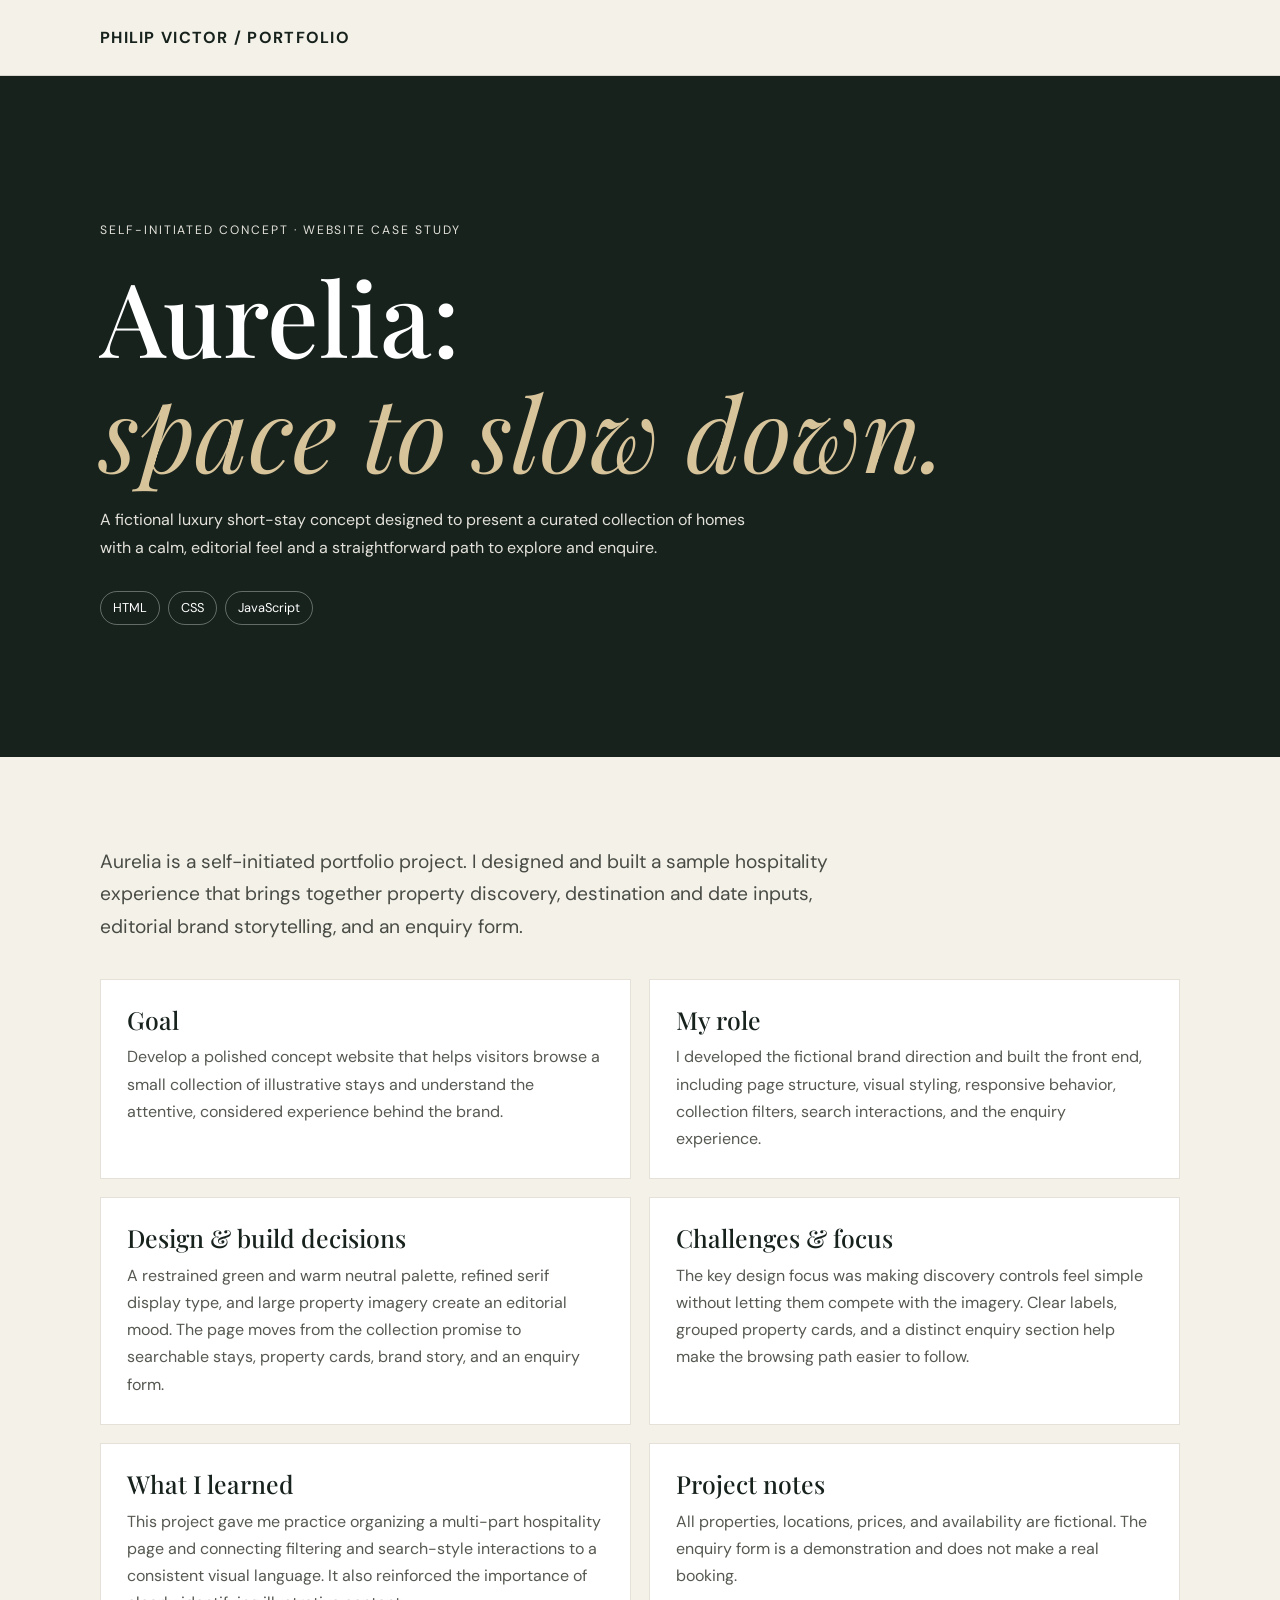
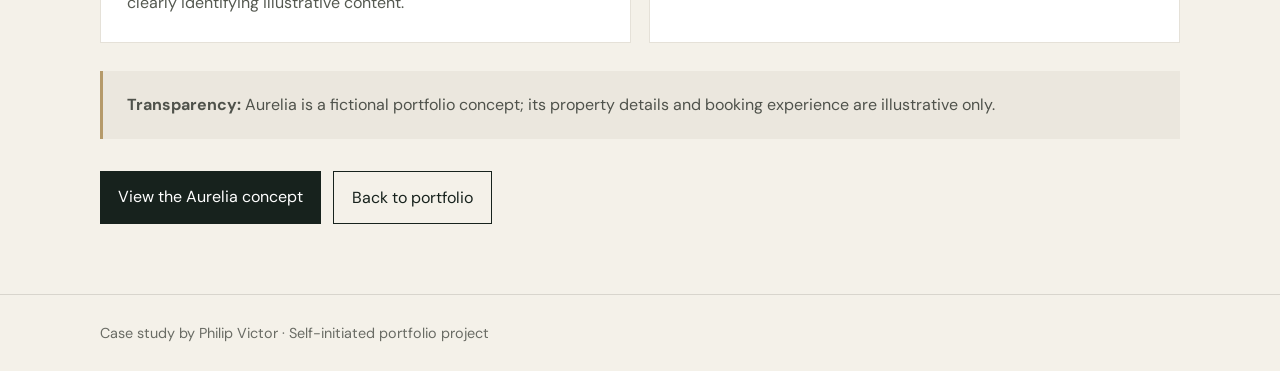
<file: aurelia/case-study.html>
<!doctype html>
<html lang="en">
<head>
  <meta charset="UTF-8">
  <meta name="viewport" content="width=device-width, initial-scale=1">
  <meta name="description" content="A self-initiated portfolio case study for Aurelia, a fictional luxury short-stay website concept by Philip Victor.">
  <title>Aurelia — Case Study</title>
  <link rel="preconnect" href="https://fonts.googleapis.com">
  <link rel="preconnect" href="https://fonts.gstatic.com" crossorigin>
  <link href="https://fonts.googleapis.com/css2?family=DM+Sans:wght@400;500;600;700&family=Manrope:wght@500;600&family=Playfair+Display:ital,wght@0,400;0,500;1,400;1,500&display=swap" rel="stylesheet">
  <style>
    :root{color-scheme:light;--green:#17221d;--cream:#f4f1e9;--gold:#b59a6a;--ink:#252923;--muted:#696b64}*{box-sizing:border-box}body{margin:0;background:var(--cream);color:var(--ink);font:16px/1.7 'DM Sans',sans-serif}.shell{width:min(1080px,calc(100% - 40px));margin:auto}.top{padding:24px 0;border-bottom:1px solid #d8d5cd}.top a{text-decoration:none;font-weight:700;letter-spacing:.08em;color:var(--green)}.hero{background:var(--green);color:white;padding:clamp(64px,12vw,132px) 0}.eyebrow{text-transform:uppercase;letter-spacing:.16em;font-size:.76rem;color:#d9c99f}.hero h1,h2{font-family:'Playfair Display',serif;font-weight:500;line-height:1.12}.hero h1{font-size:clamp(3rem,8vw,6.6rem);max-width:850px;margin:18px 0}.hero h1 em,h2 em{color:#d8c49b;font-weight:400}.hero p{max-width:650px;color:#e3e1da}.tag{display:inline-block;border:1px solid #ffffff55;border-radius:99px;padding:5px 12px;font-size:.8rem;margin:14px 8px 0 0}.content{padding:70px 0}.intro{font-size:1.2rem;max-width:760px;color:#484c45}.grid{display:grid;grid-template-columns:repeat(2,minmax(0,1fr));gap:18px;margin-top:35px}.card{padding:26px;background:#fff;border:1px solid #e5e1d8}.card h2{font-size:1.55rem;color:var(--green);margin:0 0 10px}.card p{margin:0;color:#555951}.note{margin-top:28px;padding:20px 24px;border-left:3px solid var(--gold);background:#ebe7de;color:#4f524b}.actions{display:flex;gap:12px;flex-wrap:wrap;margin-top:32px}.button{display:inline-block;padding:12px 18px;background:var(--green);color:#fff;text-decoration:none}.button.secondary{background:transparent;color:var(--green);border:1px solid var(--green)}footer{padding:26px 0;border-top:1px solid #d8d5cd;color:var(--muted);font-size:.9rem}@media(max-width:650px){.grid{grid-template-columns:1fr}.content{padding:48px 0}.shell{width:min(100% - 28px,1080px)}}
  </style>
</head>
<body>
  <header class="top"><div class="shell"><a href="../">PHILIP VICTOR / PORTFOLIO</a></div></header>
  <main>
    <section class="hero"><div class="shell"><p class="eyebrow">Self-initiated concept · Website case study</p><h1>Aurelia:<br><em>space to slow down.</em></h1><p>A fictional luxury short-stay concept designed to present a curated collection of homes with a calm, editorial feel and a straightforward path to explore and enquire.</p><span class="tag">HTML</span><span class="tag">CSS</span><span class="tag">JavaScript</span></div></section>
    <section class="content shell"><p class="intro">Aurelia is a self-initiated portfolio project. I designed and built a sample hospitality experience that brings together property discovery, destination and date inputs, editorial brand storytelling, and an enquiry form.</p>
      <div class="grid">
        <article class="card"><h2>Goal</h2><p>Develop a polished concept website that helps visitors browse a small collection of illustrative stays and understand the attentive, considered experience behind the brand.</p></article>
        <article class="card"><h2>My role</h2><p>I developed the fictional brand direction and built the front end, including page structure, visual styling, responsive behavior, collection filters, search interactions, and the enquiry experience.</p></article>
        <article class="card"><h2>Design &amp; build decisions</h2><p>A restrained green and warm neutral palette, refined serif display type, and large property imagery create an editorial mood. The page moves from the collection promise to searchable stays, property cards, brand story, and an enquiry form.</p></article>
        <article class="card"><h2>Challenges &amp; focus</h2><p>The key design focus was making discovery controls feel simple without letting them compete with the imagery. Clear labels, grouped property cards, and a distinct enquiry section help make the browsing path easier to follow.</p></article>
        <article class="card"><h2>What I learned</h2><p>This project gave me practice organizing a multi-part hospitality page and connecting filtering and search-style interactions to a consistent visual language. It also reinforced the importance of clearly identifying illustrative content.</p></article>
        <article class="card"><h2>Project notes</h2><p>All properties, locations, prices, and availability are fictional. The enquiry form is a demonstration and does not make a real booking.</p></article>
      </div>
      <aside class="note"><strong>Transparency:</strong> Aurelia is a fictional portfolio concept; its property details and booking experience are illustrative only.</aside>
      <div class="actions"><a class="button" href="./">View the Aurelia concept</a><a class="button secondary" href="../">Back to portfolio</a></div>
    </section>
  </main>
  <footer><div class="shell">Case study by Philip Victor · Self-initiated portfolio project</div></footer>
</body>
</html>
</file>
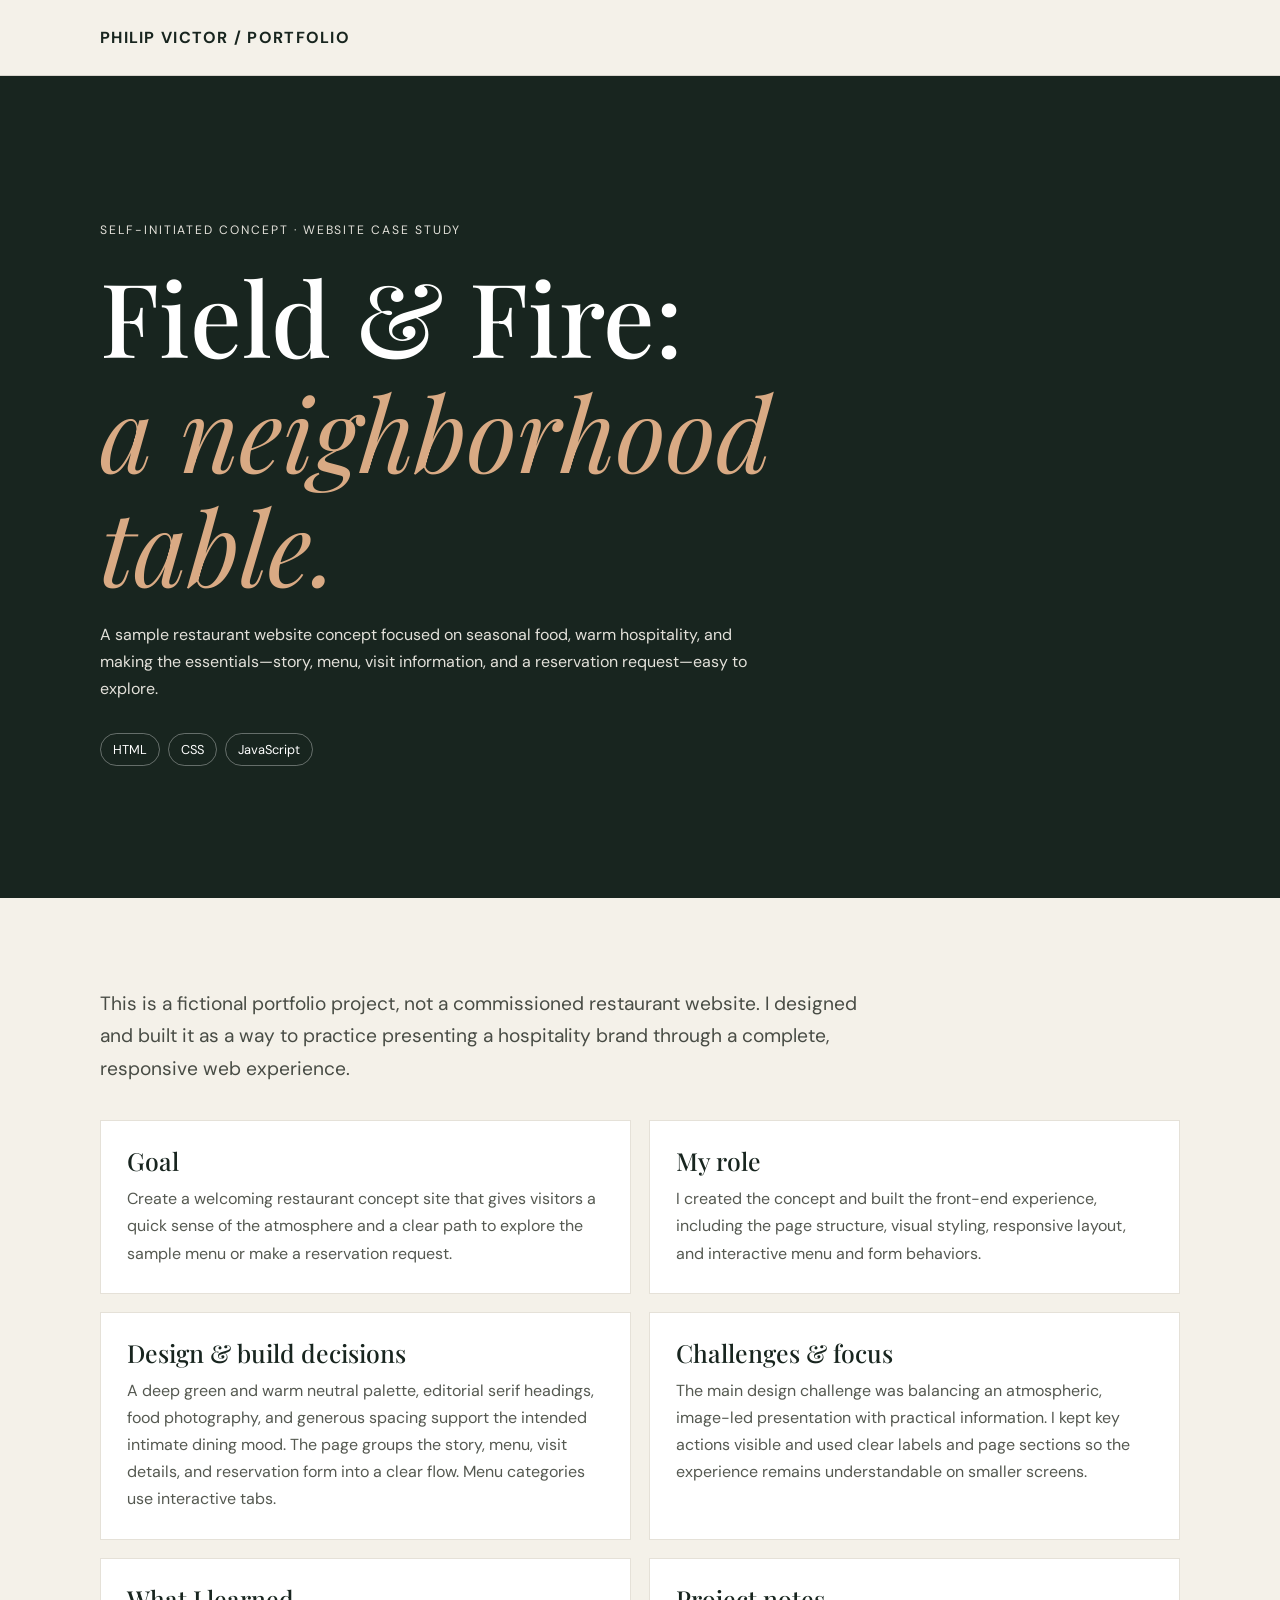
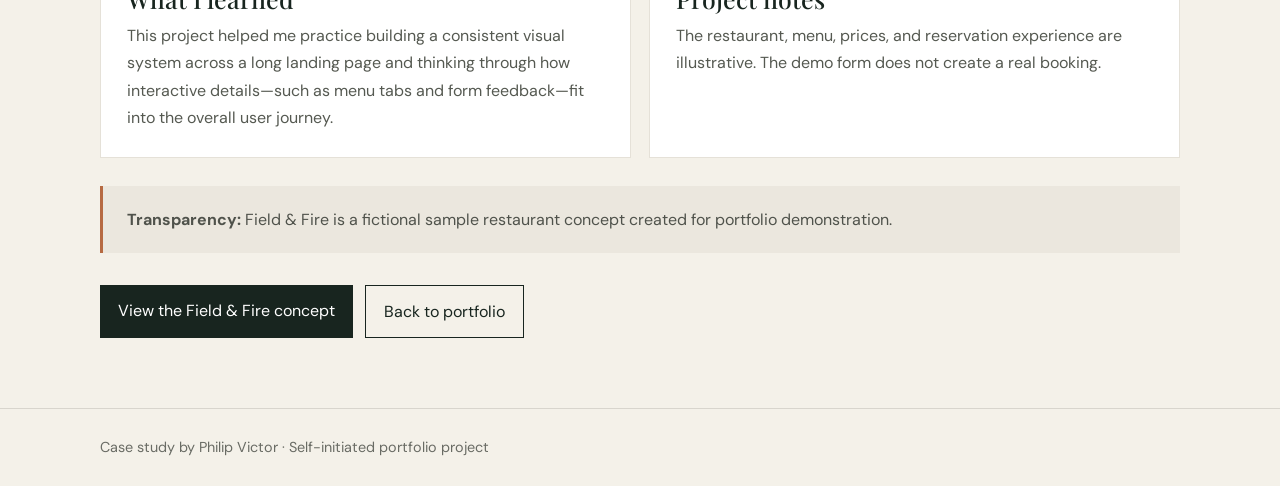
<file: restaurant/case-study.html>
<!doctype html>
<html lang="en">
<head>
  <meta charset="UTF-8">
  <meta name="viewport" content="width=device-width, initial-scale=1">
  <meta name="description" content="A self-initiated portfolio case study for Field & Fire, a sample restaurant website concept by Philip Victor.">
  <title>Field &amp; Fire — Case Study</title>
  <link rel="preconnect" href="https://fonts.googleapis.com">
  <link rel="preconnect" href="https://fonts.gstatic.com" crossorigin>
  <link href="https://fonts.googleapis.com/css2?family=DM+Sans:wght@400;500;600;700&family=Playfair+Display:wght@400;500;600;700&display=swap" rel="stylesheet">
  <style>
    :root{color-scheme:light;--green:#18251f;--cream:#f4f1e9;--orange:#b66a42;--ink:#252923;--muted:#696b64}*{box-sizing:border-box}body{margin:0;background:var(--cream);color:var(--ink);font:16px/1.7 'DM Sans',sans-serif}a{color:inherit}.shell{width:min(1080px,calc(100% - 40px));margin:auto}.top{padding:24px 0;border-bottom:1px solid #d8d5cd}.top a{text-decoration:none;font-weight:700;letter-spacing:.08em;color:var(--green)}.hero{background:var(--green);color:white;padding:clamp(64px,12vw,132px) 0}.eyebrow{text-transform:uppercase;letter-spacing:.16em;font-size:.76rem;color:#d4a47f}.hero h1,h2{font-family:'Playfair Display',serif;font-weight:500;line-height:1.12}.hero h1{font-size:clamp(3rem,8vw,6.6rem);max-width:850px;margin:18px 0}.hero h1 em,h2 em{color:#d9aa84;font-weight:400}.hero p{max-width:650px;color:#e3e1da}.tag{display:inline-block;border:1px solid #ffffff55;border-radius:99px;padding:5px 12px;font-size:.8rem;margin:14px 8px 0 0}.content{padding:70px 0}.intro{font-size:1.2rem;max-width:760px;color:#484c45}.grid{display:grid;grid-template-columns:repeat(2,minmax(0,1fr));gap:18px;margin-top:35px}.card{padding:26px;background:#fff;border:1px solid #e5e1d8}.card h2{font-size:1.55rem;color:var(--green);margin:0 0 10px}.card p{margin:0;color:#555951}.note{margin-top:28px;padding:20px 24px;border-left:3px solid var(--orange);background:#ebe7de;color:#4f524b}.actions{display:flex;gap:12px;flex-wrap:wrap;margin-top:32px}.button{display:inline-block;padding:12px 18px;background:var(--green);color:#fff;text-decoration:none}.button.secondary{background:transparent;color:var(--green);border:1px solid var(--green)}footer{padding:26px 0;border-top:1px solid #d8d5cd;color:var(--muted);font-size:.9rem}@media(max-width:650px){.grid{grid-template-columns:1fr}.content{padding:48px 0}.shell{width:min(100% - 28px,1080px)}}
  </style>
</head>
<body>
  <header class="top"><div class="shell"><a href="../">PHILIP VICTOR / PORTFOLIO</a></div></header>
  <main>
    <section class="hero"><div class="shell"><p class="eyebrow">Self-initiated concept · Website case study</p><h1>Field &amp; Fire:<br><em>a neighborhood table.</em></h1><p>A sample restaurant website concept focused on seasonal food, warm hospitality, and making the essentials—story, menu, visit information, and a reservation request—easy to explore.</p><span class="tag">HTML</span><span class="tag">CSS</span><span class="tag">JavaScript</span></div></section>
    <section class="content shell"><p class="intro">This is a fictional portfolio project, not a commissioned restaurant website. I designed and built it as a way to practice presenting a hospitality brand through a complete, responsive web experience.</p>
      <div class="grid">
        <article class="card"><h2>Goal</h2><p>Create a welcoming restaurant concept site that gives visitors a quick sense of the atmosphere and a clear path to explore the sample menu or make a reservation request.</p></article>
        <article class="card"><h2>My role</h2><p>I created the concept and built the front-end experience, including the page structure, visual styling, responsive layout, and interactive menu and form behaviors.</p></article>
        <article class="card"><h2>Design &amp; build decisions</h2><p>A deep green and warm neutral palette, editorial serif headings, food photography, and generous spacing support the intended intimate dining mood. The page groups the story, menu, visit details, and reservation form into a clear flow. Menu categories use interactive tabs.</p></article>
        <article class="card"><h2>Challenges &amp; focus</h2><p>The main design challenge was balancing an atmospheric, image-led presentation with practical information. I kept key actions visible and used clear labels and page sections so the experience remains understandable on smaller screens.</p></article>
        <article class="card"><h2>What I learned</h2><p>This project helped me practice building a consistent visual system across a long landing page and thinking through how interactive details—such as menu tabs and form feedback—fit into the overall user journey.</p></article>
        <article class="card"><h2>Project notes</h2><p>The restaurant, menu, prices, and reservation experience are illustrative. The demo form does not create a real booking.</p></article>
      </div>
      <aside class="note"><strong>Transparency:</strong> Field &amp; Fire is a fictional sample restaurant concept created for portfolio demonstration.</aside>
      <div class="actions"><a class="button" href="./">View the Field &amp; Fire concept</a><a class="button secondary" href="../">Back to portfolio</a></div>
    </section>
  </main>
  <footer><div class="shell">Case study by Philip Victor · Self-initiated portfolio project</div></footer>
</body>
</html>
</file>
